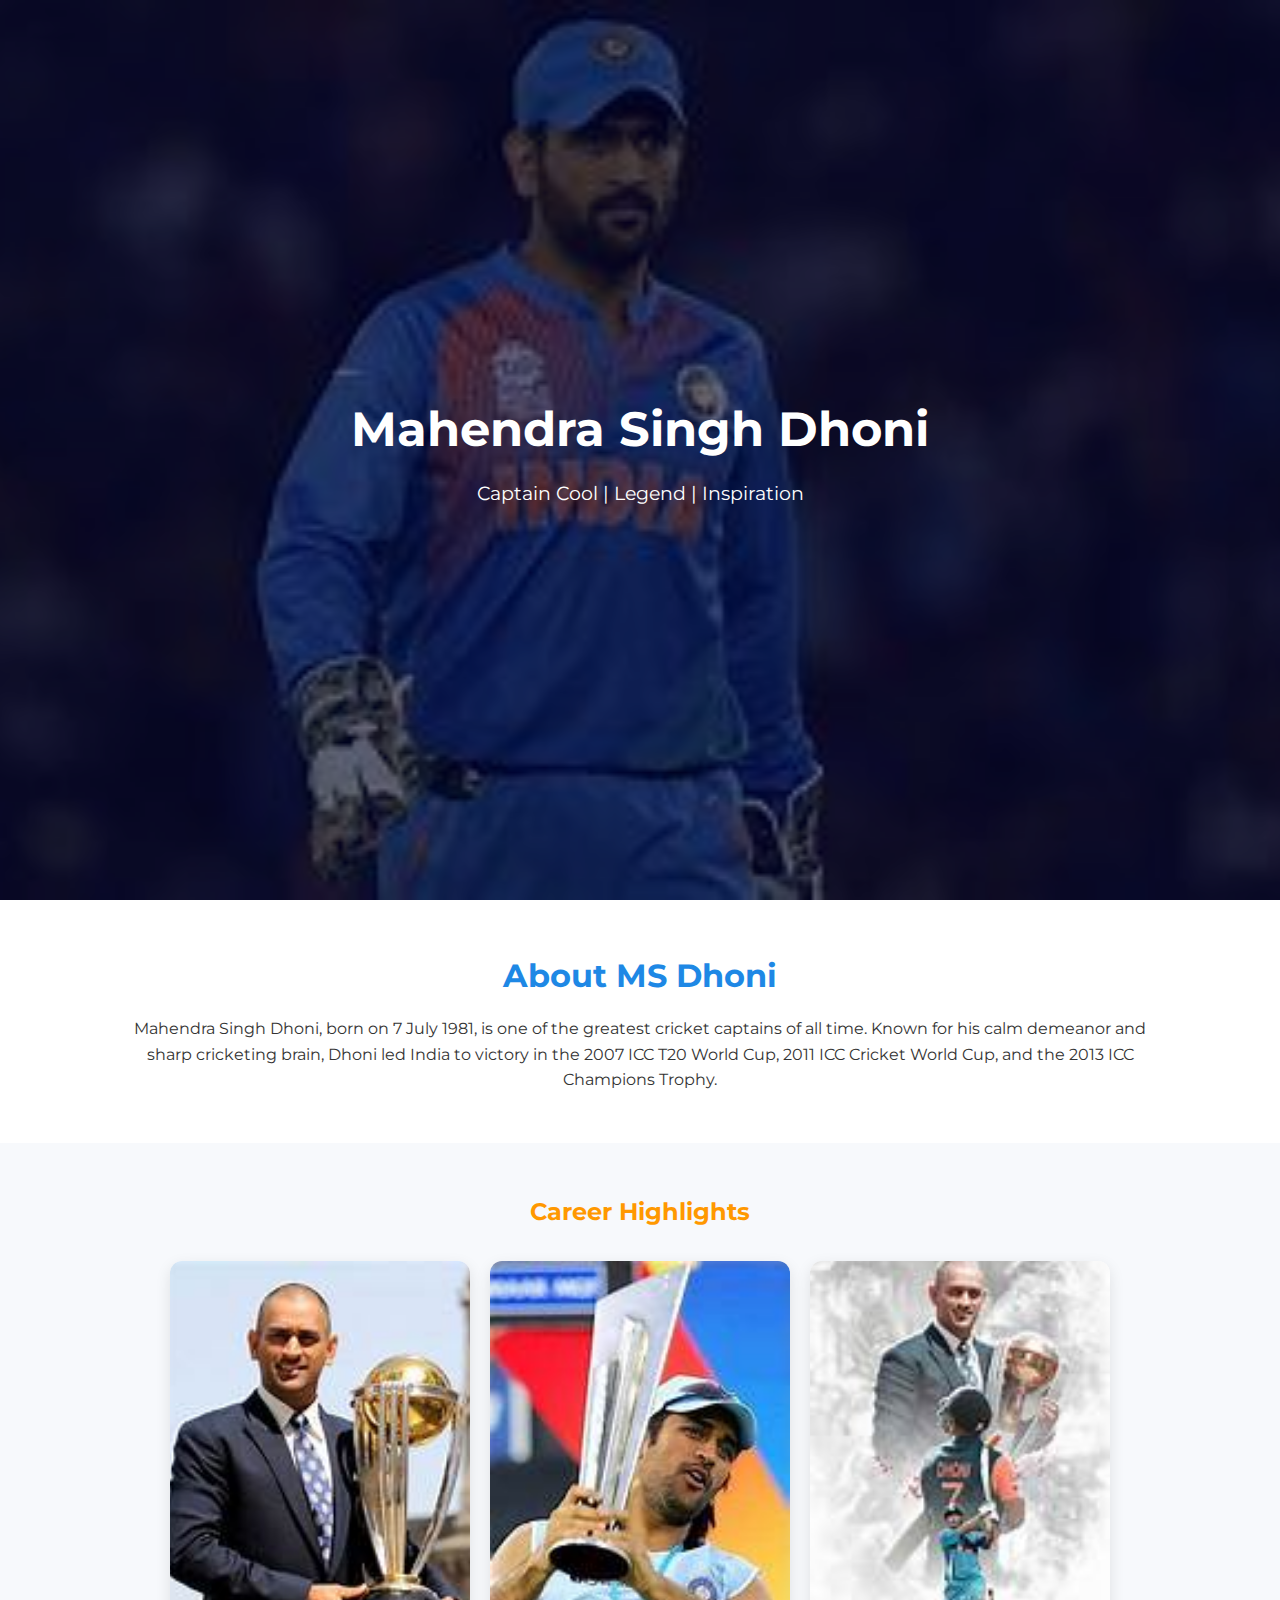
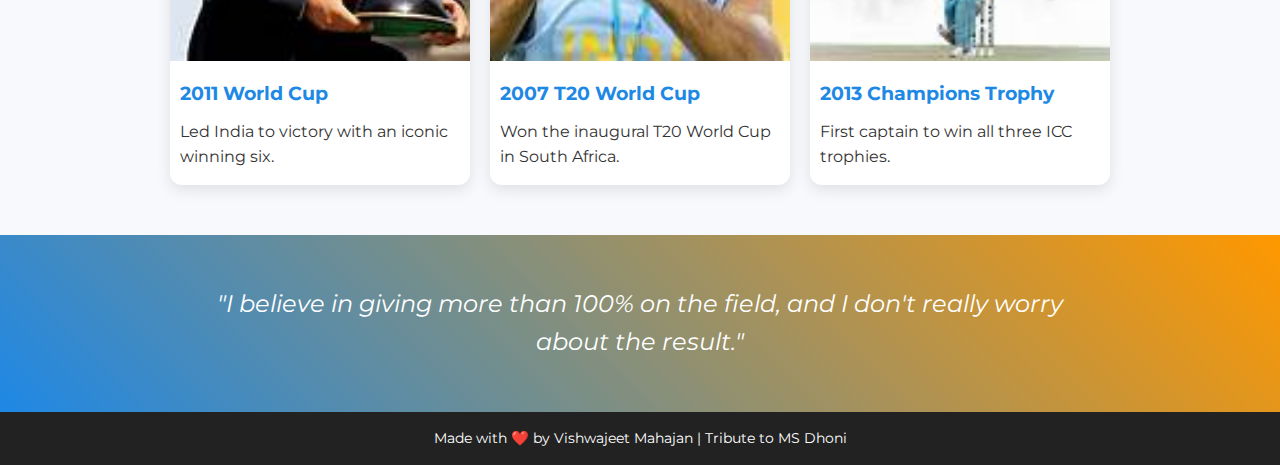
<file: index.html>
<!DOCTYPE html>
<html lang="en">

<head>
    <meta charset="UTF-8">
    <meta name="viewport" content="width=device-width, initial-scale=1.0">
    <title>MS Dhoni Tribute Page</title>
    <link rel="stylesheet" href="style.css">
    <link href="https://fonts.googleapis.com/css2?family=Montserrat:wght@400;700&display=swap" rel="stylesheet">
</head>

<body>
    <!-- Hero Section -->
    <header class="hero">
        <div class="overlay"></div>
        <div class="hero-content">
            <h1>Mahendra Singh Dhoni</h1>
            <p>Captain Cool | Legend | Inspiration</p>
        </div>
    </header>

    <!-- About Section -->
    <section class="about">
        <h2>About MS Dhoni</h2>
        <p>
            Mahendra Singh Dhoni, born on 7 July 1981, is one of the greatest cricket captains of all time.
            Known for his calm demeanor and sharp cricketing brain, Dhoni led India to victory in the 2007 ICC T20 World
            Cup, 2011 ICC Cricket World Cup, and the 2013 ICC Champions Trophy.
        </p>
    </section>

    <!-- Achievements -->
    <section class="achievements">
        <h2>Career Highlights</h2>
        <div class="cards">
            <div class="card">
                <img src="dhoniworldcup.jpeg" alt="Dhoni World Cup">
                <h3>2011 World Cup</h3>
                <p>Led India to victory with an iconic winning six.</p>
            </div>
            <div class="card">
                <img src="dhonit20cup.jpeg" alt="Dhoni T20">
                <h3>2007 T20 World Cup</h3>
                <p>Won the inaugural T20 World Cup in South Africa.</p>
            </div>
            <div class="card">
                <img src="dhonicmapions.jpeg" alt="Dhoni Champions Trophy">
                <h3>2013 Champions Trophy</h3>
                <p>First captain to win all three ICC trophies.</p>
            </div>
        </div>
    </section>

    <!-- Quote Section -->
    <section class="quote">
        <blockquote>
            "I believe in giving more than 100% on the field, and I don't really worry about the result."
        </blockquote>
    </section>

    <!-- Footer -->
    <footer>
        <p>Made with ❤️ by Vishwajeet Mahajan | Tribute to MS Dhoni</p>
    </footer>
</body>

</html>
</file>
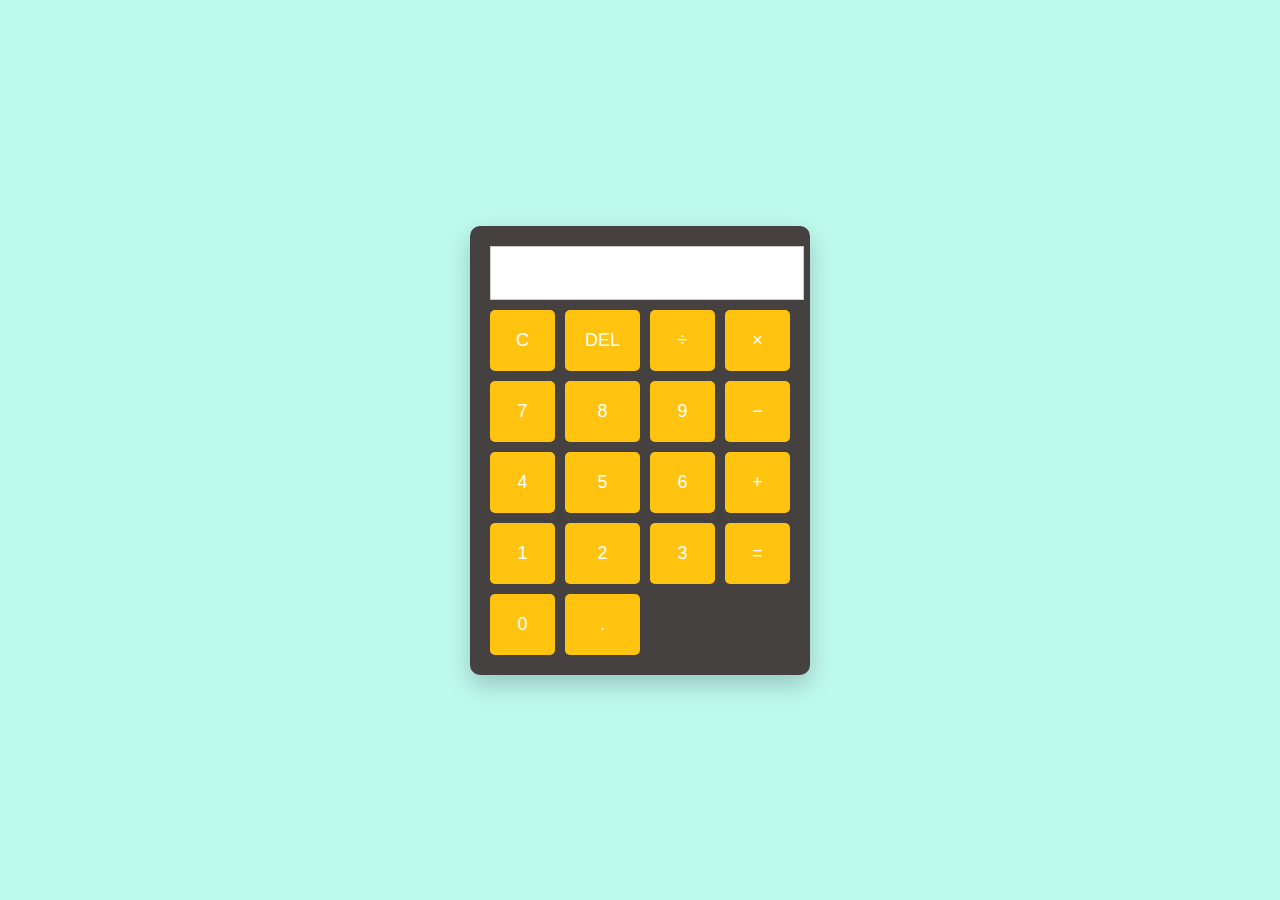
<file: Task-1 Calculator/index.html>
<!DOCTYPE html>
<html lang="en">

<head>
    <meta charset="UTF-8">
    <meta name="viewport" content="width=device-width, initial-scale=1.0">
    <title>Calculator</title>
    <link rel="stylesheet" href="style.css">
</head>

<body>

    <div class="calculator">
        <input type="text" id="display" readonly>

        <div class="buttons">
            <!-- First row -->
            <button onclick="clearDisplay()">C</button>
            <button onclick="deleteLast()">DEL</button>
            <button onclick="appendValue('/')">÷</button>
            <button onclick="appendValue('*')">×</button>

            <!-- Second row -->
            <button onclick="appendValue('7')">7</button>
            <button onclick="appendValue('8')">8</button>
            <button onclick="appendValue('9')">9</button>
            <button onclick="appendValue('-')">−</button>

            <!-- Third row -->
            <button onclick="appendValue('4')">4</button>
            <button onclick="appendValue('5')">5</button>
            <button onclick="appendValue('6')">6</button>
            <button onclick="appendValue('+')">+</button>

            <!-- Fourth row -->
            <button onclick="appendValue('1')">1</button>
            <button onclick="appendValue('2')">2</button>
            <button onclick="appendValue('3')">3</button>
            <button onclick="calculateResult()">=</button>

            <!-- Fifth row -->
            <button onclick="appendValue('0')">0</button>
            <button onclick="appendValue('.')">.</button>
        </div>
    </div>

    <script src="script.js"></script>
</body>

</html>
</file>
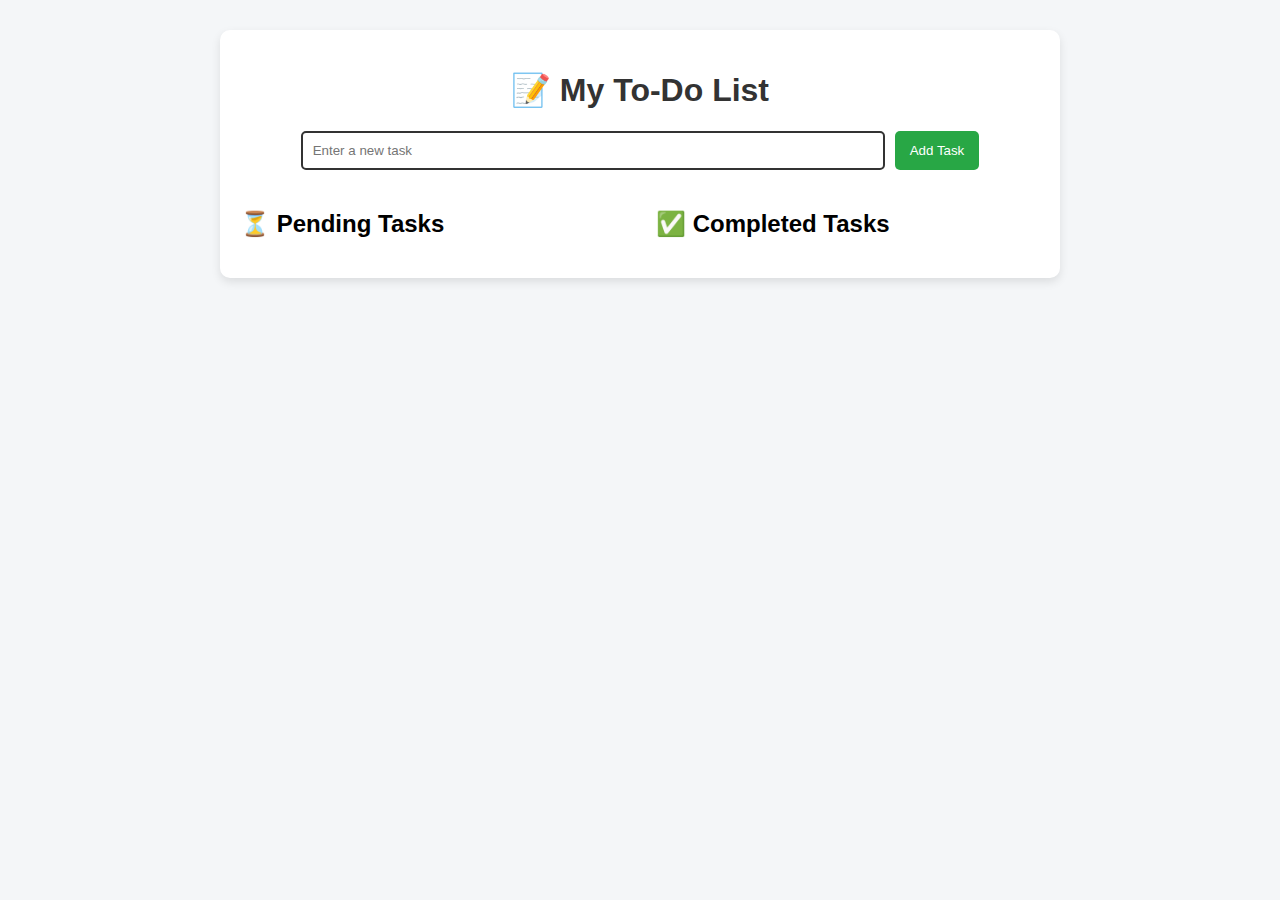
<file: Task-3 To Do Webapp/index.html>
<!DOCTYPE html>
<html lang="en">

<head>
    <meta charset="UTF-8">
    <meta name="viewport" content="width=device-width, initial-scale=1.0">
    <title>To-Do List App</title>
    <link rel="stylesheet" href="style.css">
</head>

<body>
    <div class="container">
        <h1>📝 My To-Do List</h1>
        <div class="input-section">
            <input type="text" id="taskInput" placeholder="Enter a new task">
            <button onclick="addTask()">Add Task</button>
        </div>

        <div class="tasks-container">
            <div class="pending">
                <h2>⏳ Pending Tasks</h2>
                <ul id="pendingList"></ul>
            </div>
            <div class="completed">
                <h2>✅ Completed Tasks</h2>
                <ul id="completedList"></ul>
            </div>
        </div>
    </div>

    <script src="script.js"></script>
</body>

</html>
</file>
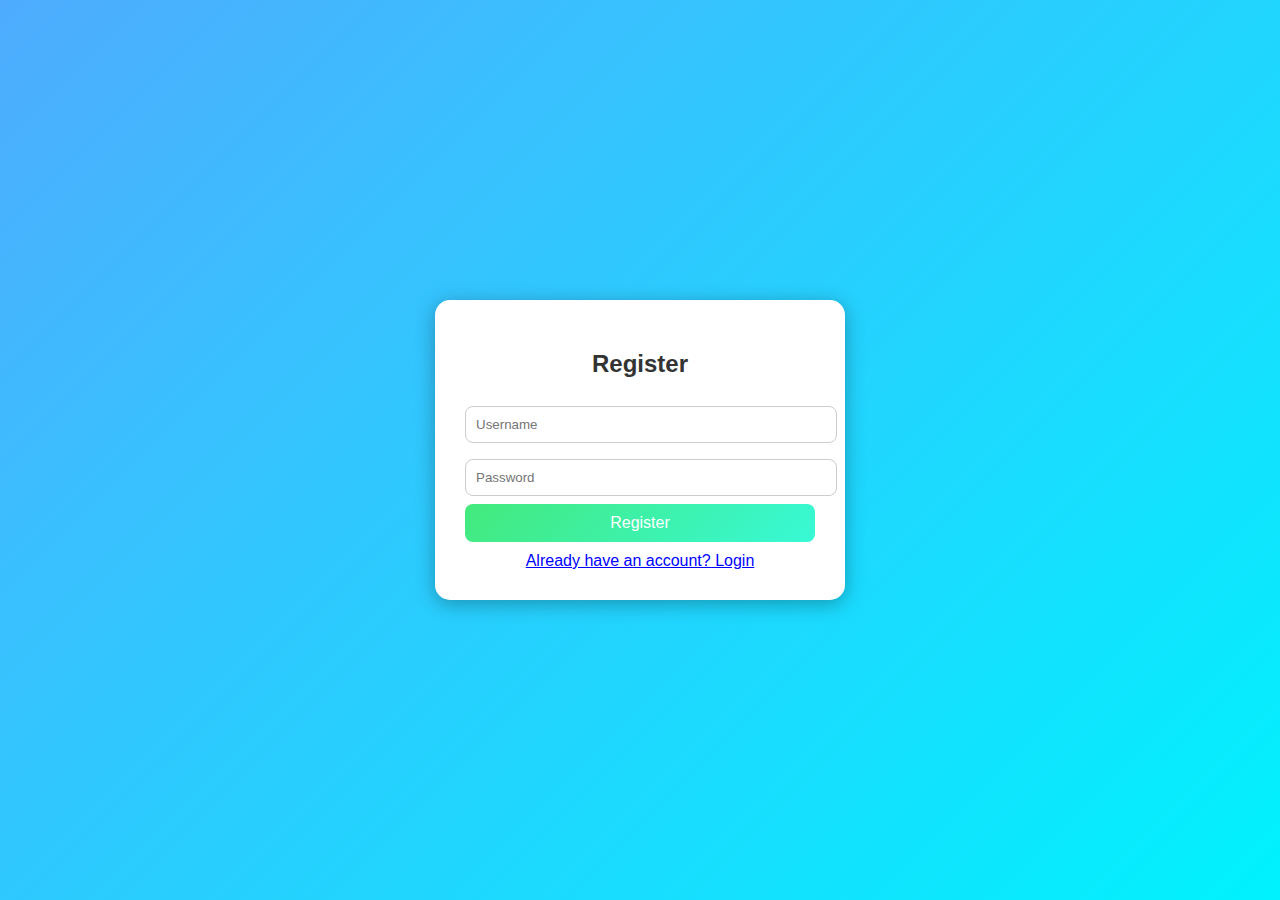
<file: Task-4 Log-in authentication system/index.html>
<!DOCTYPE html>
<html lang="en">

<head>
    <meta charset="UTF-8">
    <meta name="viewport" content="width=device-width, initial-scale=1.0">
    <title>Login & Registration</title>
    <style>
        body {
            font-family: Arial, sans-serif;
            background: linear-gradient(135deg, #4facfe, #00f2fe);
            display: flex;
            justify-content: center;
            align-items: center;
            height: 100vh;
            margin: 0;
        }

        .container {
            background: white;
            padding: 30px;
            border-radius: 15px;
            box-shadow: 0px 4px 20px rgba(0, 0, 0, 0.3);
            width: 350px;
            animation: fadeIn 1s ease-in-out;
        }

        h2 {
            text-align: center;
            margin-bottom: 20px;
            color: #333;
        }

        input {
            width: 100%;
            padding: 10px;
            margin: 8px 0;
            border: 1px solid #ccc;
            border-radius: 8px;
            outline: none;
        }

        button {
            width: 100%;
            padding: 10px;
            background: linear-gradient(135deg, #43e97b, #38f9d7);
            border: none;
            border-radius: 8px;
            color: white;
            font-size: 16px;
            cursor: pointer;
            transition: 0.3s;
        }

        button:hover {
            transform: scale(1.05);
            background: linear-gradient(135deg, #38f9d7, #43e97b);
        }

        .link {
            text-align: center;
            margin-top: 10px;
            color: blue;
            cursor: pointer;
            text-decoration: underline;
        }

        @keyframes fadeIn {
            from {
                opacity: 0;
                transform: translateY(-20px);
            }

            to {
                opacity: 1;
                transform: translateY(0);
            }
        }
    </style>
</head>

<body>

    <div class="container" id="registerDiv">
        <h2>Register</h2>
        <input type="text" id="regUsername" placeholder="Username">
        <input type="password" id="regPassword" placeholder="Password">
        <button onclick="register()">Register</button>
        <div class="link" onclick="showLogin()">Already have an account? Login</div>
    </div>

    <div class="container" id="loginDiv" style="display:none;">
        <h2>Login</h2>
        <input type="text" id="loginUsername" placeholder="Username">
        <input type="password" id="loginPassword" placeholder="Password">
        <button onclick="login()">Login</button>
        <div class="link" onclick="showRegister()">Don't have an account? Register</div>
    </div>

    <div class="container" id="secureDiv" style="display:none;">
        <h2>Welcome!</h2>
        <p>You have successfully logged in to the secured page.</p>
        <button onclick="logout()">Logout</button>
    </div>

    <script>
        function showRegister() {
            document.getElementById("loginDiv").style.display = "none";
            document.getElementById("registerDiv").style.display = "block";
        }
        function showLogin() {
            document.getElementById("registerDiv").style.display = "none";
            document.getElementById("loginDiv").style.display = "block";
        }
        function register() {
            let username = document.getElementById("regUsername").value;
            let password = document.getElementById("regPassword").value;
            if (username && password) {
                localStorage.setItem("username", username);
                localStorage.setItem("password", password);
                alert("Registration successful! Please login.");
                showLogin();
            } else {
                alert("Please fill all fields.");
            }
        }
        function login() {
            let username = document.getElementById("loginUsername").value;
            let password = document.getElementById("loginPassword").value;
            let storedUser = localStorage.getItem("username");
            let storedPass = localStorage.getItem("password");

            if (username === storedUser && password === storedPass) {
                document.getElementById("loginDiv").style.display = "none";
                document.getElementById("secureDiv").style.display = "block";
            } else {
                alert("Invalid username or password.");
            }
        }
        function logout() {
            document.getElementById("secureDiv").style.display = "none";
            showLogin();
        }
    </script>

</body>

</html>
</file>
<file: style.css>
* {
    margin: 0;
    padding: 0;
    box-sizing: border-box;
}

body {
    font-family: 'Montserrat', sans-serif;
    line-height: 1.6;
    color: #333;
}

/* Hero Section */
.hero {
    position: relative;
    background: url('dhoniFace.jpeg') no-repeat center/cover;
    height: 100vh;
    display: flex;
    justify-content: center;
    align-items: center;
    text-align: center;
    color: white;
}

.overlay {
    position: absolute;
    top: 0;
    left: 0;
    width: 100%;
    height: 100%;
    background: rgba(0, 0, 50, 0.6);
}

.hero-content {
    position: relative;
    z-index: 1;
    animation: fadeInUp 2s ease-in-out;
}

.hero h1 {
    font-size: 3rem;
    font-weight: 700;
}

.hero p {
    font-size: 1.2rem;
    margin-top: 10px;
}

/* About Section */
.about {
    padding: 50px 10%;
    text-align: center;
}

.about h2 {
    font-size: 2rem;
    color: #1e88e5;
    margin-bottom: 15px;
}

/* Achievements */
.achievements {
    background: #f7f9fc;
    padding: 50px 10%;
}

.achievements h2 {
    text-align: center;
    color: #ff9800;
    margin-bottom: 30px;
}

.cards {
    display: flex;
    gap: 20px;
    flex-wrap: wrap;
    justify-content: center;
}

.card {
    background: white;
    border-radius: 12px;
    overflow: hidden;
    width: 300px;
    box-shadow: 0 5px 15px rgba(0, 0, 0, 0.1);
    transition: transform 0.3s ease-in-out;
}

.card img {
    width: 100%;
    height: 400px;
    object-fit: cover;
}

.card:hover {
    transform: scale(1.05);
}

.card h3 {
    color: #1e88e5;
    margin: 10px;
}

.card p {
    padding: 0 10px 15px;
}

img {
    width: 100%;
    height: auto;
    object-fit: contain; /* Ensures full image is visible */
}


/* Quote */
.quote {
    background: linear-gradient(45deg, #1e88e5, #ff9800);
    color: white;
    padding: 50px 15%;
    text-align: center;
    font-style: italic;
    font-size: 1.5rem;
}

/* Footer */
footer {
    background: #222;
    color: white;
    text-align: center;
    padding: 15px 0;
    font-size: 0.9rem;
}

/* Animations */
@keyframes fadeInUp {
    from {
        opacity: 0;
        transform: translateY(20px);
    }

    to {
        opacity: 1;
        transform: translateY(0);
    }
}
</file>
<file: Task-1 Calculator/style.css>
body {
    background-color: #bef9ee;
    display: flex;
    justify-content: center;
    align-items: center;
    height: 100vh;
    font-family: sans-serif;
    margin: 0;
}

.calculator {
    background-color: rgb(69, 65, 65);
    padding: 20px;
    border-radius: 10px;
    box-shadow: 0 10px 25px rgba(0, 0, 0, 0.2);
    width: 300px;
}

#display {
    width: 100%;
    height: 50px;
    font-size: 24px;
    text-align: right;
    margin-bottom: 10px;
    padding-right: 10px;
    border: 1px solid #ccc;
}

.buttons {
    display: grid;
    grid-template-columns: repeat(4, 1fr);
    gap: 10px;
}

button {
    padding: 20px;
    font-size: 18px;
    background-color: #ffc310;
    color: white;
    border: none;
    border-radius: 5px;
    cursor: pointer;
}

button:hover {
    background-color: #27ae60;
}
</file>
<file: Task-3 To Do Webapp/style.css>
body {
    font-family: Arial, sans-serif;
    background: #f4f6f8;
    margin: 0;
    padding: 0;
}

.container {
    width: 80%;
    max-width: 800px;
    margin: auto;
    padding: 20px;
    background: #fff;
    box-shadow: 0 4px 10px rgba(0, 0, 0, 0.1);
    border-radius: 10px;
    margin-top: 30px;
}

h1 {
    text-align: center;
    color: #333;
}

.input-section {
    display: flex;
    justify-content: center;
    margin-bottom: 20px;
}

input {
    width: 70%;
    padding: 10px;
    border: 2px solid #333;
    border-radius: 5px;
    outline: none;
}

button {
    padding: 10px 15px;
    margin-left: 10px;
    border: none;
    background: #28a745;
    color: white;
    border-radius: 5px;
    cursor: pointer;
}

button:hover {
    background: #218838;
}

.tasks-container {
    display: flex;
    justify-content: space-between;
    gap: 20px;
}

.tasks-container div {
    width: 48%;
}

ul {
    list-style: none;
    padding: 0;
}

li {
    background: #f8f9fa;
    padding: 10px;
    margin-bottom: 8px;
    border-radius: 5px;
    display: flex;
    justify-content: space-between;
    align-items: center;
}

.task-text {
    flex: 1;
}

.task-date {
    font-size: 0.8em;
    color: #666;
}

.action-buttons button {
    margin-left: 5px;
    padding: 5px 8px;
    border: none;
    border-radius: 3px;
    cursor: pointer;
}

.edit-btn {
    background: #ffc107;
}

.delete-btn {
    background: #dc3545;
    color: white;
}

.complete-btn {
    background: #28a745;
    color: white;
}
</file>
